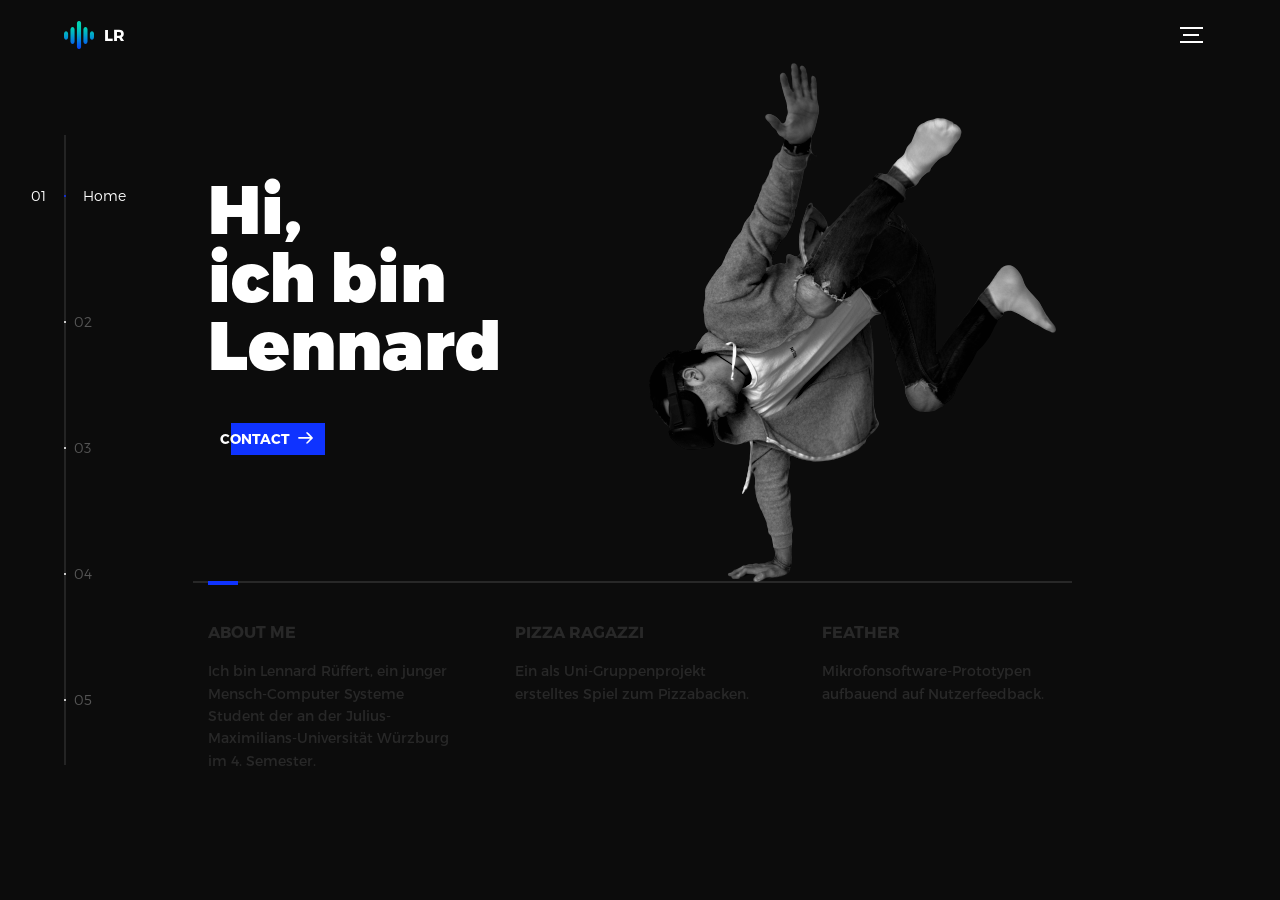
<file: index.html>
<!DOCTYPE html>
<html lang="en">
<head>
    <title>LR</title>
    <meta charset="utf-8">
    <meta content="width=device-width, initial-scale=1" name="viewport">
    <meta content="IE=edge" http-equiv="X-UA-Compatible">
    <meta content="Lennard Rüfferts portfolio page" name="description">
    <meta content="global, template, html, sass, jquery" name="keywords">
    <meta content="Lennard Rüffert" name="author">
    <link href="assets/img/favicon.png" rel="shortcut icon" type="image_path/png">
    <link href="assets/css/main.css" rel="stylesheet">
</head>
<body>

<!-- notification for small viewports and landscape oriented smartphones -->
<div class="device-notification">
    <a class="device-notification--logo" href="index.html">
        <img alt="Global" src="assets/img/logo.png">
        <p>LR</p>
    </a>
    <p class="device-notification--message">This site has so much to offer that I must request you orient your device to
        portrait or find a larger screen. You won't be disappointed.</p>
</div>

<div class="perspective effect-rotate-left">
    <div class="container">
        <div class="outer-nav--return"></div>
        <div class="l-viewport" id="viewport">
            <div class="l-wrapper">
                <header class="header">
                    <a class="header--logo" href="index.html">
                        <img alt="Global" src="assets/img/logo.png">
                        <p>LR</p>
                    </a>
                    <button class="header--cta cta">Contact Me</button>
                    <div class="header--nav-toggle">
                        <span></span>
                    </div>
                </header>
                <nav class="l-side-nav">
                    <ul class="side-nav">
                        <li class="is-active"><span>Home</span></li>
                        <li><span>Projects</span></li>
                        <li><span>About me</span></li>
                        <li><span>Location</span></li>
                        <li><span>Contact me</span></li>
                    </ul>
                </nav>
                <ul class="l-main-content main-content">
                    <li class="l-section section section--is-active">
                        <div class="intro">
                            <div class="intro--banner">
                                <h1>Hi,<br>ich bin<br>Lennard</h1>
                                <button class="cta">Contact
                                    <svg id="Layer_1" style="enable-background:new 0 0 150 118;" version="1.1"
                                         viewBox="0 0 150 118" x="0px"
                                         xml:space="preserve" xmlns="http://www.w3.org/2000/svg"
                                         y="0px">
                  <g transform="translate(0.000000,118.000000) scale(0.100000,-0.100000)">
                    <path d="M870,1167c-34-17-55-57-46-90c3-15,81-100,194-211l187-185l-565-1c-431,0-571-3-590-13c-55-28-64-94-18-137c21-20,33-20,597-20h575l-192-193C800,103,794,94,849,39c20-20,39-29,61-29c28,0,63,30,298,262c147,144,272,271,279,282c30,51,23,60-219,304C947,1180,926,1196,870,1167z"/>
                  </g>
                  </svg>
                                    <span class="btn-background"></span>
                                </button>
                                <img alt="Welcome" src="assets/img/VR_Breakdance_bw.png">
                            </div>
                            <div class="intro--options">
                                <a href="about_me.html">
                                    <h3>About me</h3>
                                    <p>Ich bin Lennard Rüffert, ein junger Mensch-Computer Systeme Student der an
                                        der Julius-Maximilians-Universität Würzburg im 4. Semester.</p>
                                </a>
                                <a href="pojects/pizzaRagazzi/temp.html">
                                    <h3>Pizza Ragazzi</h3>
                                    <p>Ein als Uni-Gruppenprojekt erstelltes Spiel zum Pizzabacken.</p>
                                </a>
                                <a href="https://www.figma.com/proto/m3RmiwDBeX80w3KbyZRBXh/Prototype-Draft-2?node-id=30%3A1150&scaling=min-zoom&page-id=12%3A4336">
                                    <h3>Feather</h3>
                                    <p>Mikrofonsoftware-Prototypen aufbauend auf Nutzerfeedback.</p>
                                </a>
                            </div>
                        </div>
                    </li>
                    <li class="l-section section">
                        <div class="work">
                            <h2>Selected projects</h2>
                            <div class="work--lockup">
                                <ul class="slider">
                                    <li class="slider--item slider--item-left">
                                        <a href="about_me.html">
                                            <div class="slider--item-image">
                                                <img alt="About Me" src="assets/img/about_me.png">
                                            </div>
                                            <p class="slider--item-title">Über mich</p>
                                            <p class="slider--item-description">Lennard Rüffert – MCS Student in Würzburg</p>
                                        </a>
                                    </li>
                                    <li class="slider--item slider--item-center">
                                        <a href="/pizzaRagazzi/">
                                            <div class="slider--item-image">
                                                <img alt="Metiew and Smith" src="assets/img/pizza_ragazzi.jpg">
                                            </div>
                                            <p class="slider--item-title">Pizza Ragazzi</p>
                                            <p class="slider--item-description">Pizzabacken auf die Spitze getrieben!</p>
                                        </a>
                                    </li>
                                    <li class="slider--item slider--item-right">
                                        <a href="https://www.figma.com/proto/m3RmiwDBeX80w3KbyZRBXh/Prototype-Draft-2?node-id=30%3A1150&scaling=min-zoom&page-id=12%3A4336">
                                            <div class="slider--item-image">
                                                <img alt="Alex Nowak" src="assets/img/work-alex-nowak.jpg">
                                            </div>
                                            <p class="slider--item-title">Feather</p>
                                            <p class="slider--item-description">Mikrofonsoftware-Prototypen aufbauend auf Nutzerfeedback</p>
                                        </a>
                                    </li>
                                </ul>
                                <div class="slider--prev">
                                    <svg id="Layer_1" style="enable-background:new 0 0 150 118;" version="1.1"
                                         viewBox="0 0 150 118" x="0px"
                                         xml:space="preserve" xmlns="http://www.w3.org/2000/svg"
                                         y="0px">
                  <g transform="translate(0.000000,118.000000) scale(0.100000,-0.100000)">
                    <path d="M561,1169C525,1155,10,640,3,612c-3-13,1-36,8-52c8-15,134-145,281-289C527,41,562,10,590,10c22,0,41,9,61,29
                    c55,55,49,64-163,278L296,510h575c564,0,576,0,597,20c46,43,37,109-18,137c-19,10-159,13-590,13l-565,1l182,180
                    c101,99,187,188,193,199c16,30,12,57-12,84C631,1174,595,1183,561,1169z"/>
                  </g>
                  </svg>
                                </div>
                                <div class="slider--next">
                                    <svg id="Layer_1" style="enable-background:new 0 0 150 118;" version="1.1"
                                         viewBox="0 0 150 118" x="0px"
                                         xml:space="preserve" xmlns="http://www.w3.org/2000/svg"
                                         y="0px">
                  <g transform="translate(0.000000,118.000000) scale(0.100000,-0.100000)">
                    <path d="M870,1167c-34-17-55-57-46-90c3-15,81-100,194-211l187-185l-565-1c-431,0-571-3-590-13c-55-28-64-94-18-137c21-20,33-20,597-20h575l-192-193C800,103,794,94,849,39c20-20,39-29,61-29c28,0,63,30,298,262c147,144,272,271,279,282c30,51,23,60-219,304C947,1180,926,1196,870,1167z"/>
                  </g>
                  </svg>
                                </div>
                            </div>
                        </div>
                    </li>
                    <li class="l-section section">
                        <div class="about">
                            <div class="about--banner">
                                <h2>Studieren<br>und<br>auch<br>ausprobieren</h2>
                                <a href="about_me.html">Mehr über mich
                                    <span>
                    <svg id="Layer_1" style="enable-background:new 0 0 150 118;" version="1.1"
                         viewBox="0 0 150 118" x="0px" xml:space="preserve"
                         xmlns="http://www.w3.org/2000/svg" y="0px">
                    <g transform="translate(0.000000,118.000000) scale(0.100000,-0.100000)">
                      <path d="M870,1167c-34-17-55-57-46-90c3-15,81-100,194-211l187-185l-565-1c-431,0-571-3-590-13c-55-28-64-94-18-137c21-20,33-20,597-20h575l-192-193C800,103,794,94,849,39c20-20,39-29,61-29c28,0,63,30,298,262c147,144,272,271,279,282c30,51,23,60-219,304C947,1180,926,1196,870,1167z"/>
                    </g>
                    </svg>
                  </span>
                                </a>
                                <img alt="About Us" src="assets/img/about_me_faded_bw.png">
                            </div>
                            <div class="about--options">
                                <a href="about_me.html">
                                    <h3>Über mich</h3>
                                </a>
                                <a href="pojects/pizzaRagazzi/temp.html">
                                    <h3>Pizza Ragazzi</h3>
                                </a>
                                <a href="https://www.figma.com/proto/m3RmiwDBeX80w3KbyZRBXh/Prototype-Draft-2?node-id=30%3A1150&scaling=min-zoom&page-id=12%3A4336">
                                    <h3>Feather</h3>
                                </a>
                            </div>
                        </div>
                    </li>
                    <li class="l-section section">
                        <div class="contact">
                            <div class="contact--lockup">
                                <div class="modal">
                                    <div class="modal--information">
                                        <p>Universität Würzburg, Deutschland</p>
                                        <a href="mailto:mymail@gmail.com">Email space</a>
                                        <a href="tel:+148126287560">phone number space</a>
                                    </div>
                                    <ul class="modal--options">
                                        <li><a href="https://github.com/lennardrueffert">Github Page</a></li>
                                        <li><a href="https://github.com/lennardrueffert">GitHub</a></li>
                                        <li><a href="mailto:mymail@gmail.com">E-Mail</a></li>
                                    </ul>
                                </div>
                            </div>
                        </div>
                    </li>
                    <li class="l-section section">
                        <div class="hire">
                            <h2>Du willst, dass ich...</h2>
                            <!-- checkout formspree.io for easy form setup -->
                            <form class="work-request">
                                <div class="work-request--options">
                  <span class="options-a">
                    <input id="opt-1" type="checkbox" value="app design">
                    <label for="opt-1">
                      <svg id="Layer_1" style="enable-background:new 0 0 150 111;" version="1.1"
                           viewBox="0 0 150 111" x="0px"
                           xml:space="preserve" xmlns="http://www.w3.org/2000/svg" y="0px">
                      <g transform="translate(0.000000,111.000000) scale(0.100000,-0.100000)">
                        <path d="M950,705L555,310L360,505C253,612,160,700,155,700c-6,0-44-34-85-75l-75-75l278-278L550-5l475,475c261,261,475,480,475,485c0,13-132,145-145,145C1349,1100,1167,922,950,705z"/>
                      </g>
                      </svg>
                      App Design
                    </label>
                    <input id="opt-2" type="checkbox" value="graphic design">
                    <label for="opt-2">
                      <svg id="Layer_1" style="enable-background:new 0 0 150 111;" version="1.1"
                           viewBox="0 0 150 111" x="0px"
                           xml:space="preserve" xmlns="http://www.w3.org/2000/svg" y="0px">
                      <g transform="translate(0.000000,111.000000) scale(0.100000,-0.100000)">
                        <path d="M950,705L555,310L360,505C253,612,160,700,155,700c-6,0-44-34-85-75l-75-75l278-278L550-5l475,475c261,261,475,480,475,485c0,13-132,145-145,145C1349,1100,1167,922,950,705z"/>
                      </g>
                      </svg>
                      Graphic Design
                    </label>
                      <!--
                      <input id="opt-3" type="checkbox" value="motion design">
                      <label for="opt-3">
                        <svg id="Layer_1" style="enable-background:new 0 0 150 111;" version="1.1"
                             viewBox="0 0 150 111" x="0px"
                             xml:space="preserve" xmlns="http://www.w3.org/2000/svg" y="0px">
                        <g transform="translate(0.000000,111.000000) scale(0.100000,-0.100000)">
                          <path d="M950,705L555,310L360,505C253,612,160,700,155,700c-6,0-44-34-85-75l-75-75l278-278L550-5l475,475c261,261,475,480,475,485c0,13-132,145-145,145C1349,1100,1167,922,950,705z"/>
                        </g>
                        </svg>
                        Motion Design
                      </label>
                      -->
                  </span>
                                    <span class="options-b">
                    <input id="opt-4" type="checkbox" value="ux design">
                    <label for="opt-4">
                      <svg id="Layer_1" style="enable-background:new 0 0 150 111;" version="1.1"
                           viewBox="0 0 150 111" x="0px"
                           xml:space="preserve" xmlns="http://www.w3.org/2000/svg" y="0px">
                      <g transform="translate(0.000000,111.000000) scale(0.100000,-0.100000)">
                        <path d="M950,705L555,310L360,505C253,612,160,700,155,700c-6,0-44-34-85-75l-75-75l278-278L550-5l475,475c261,261,475,480,475,485c0,13-132,145-145,145C1349,1100,1167,922,950,705z"/>
                      </g>
                      </svg>
                      UX Design
                    </label>
                    <input id="opt-5" type="checkbox" value="webdesign">
                    <label for="opt-5">
                      <svg id="Layer_1" style="enable-background:new 0 0 150 111;" version="1.1"
                           viewBox="0 0 150 111" x="0px"
                           xml:space="preserve" xmlns="http://www.w3.org/2000/svg" y="0px">
                      <g transform="translate(0.000000,111.000000) scale(0.100000,-0.100000)">
                        <path d="M950,705L555,310L360,505C253,612,160,700,155,700c-6,0-44-34-85-75l-75-75l278-278L550-5l475,475c261,261,475,480,475,485c0,13-132,145-145,145C1349,1100,1167,922,950,705z"/>
                      </g>
                      </svg>
                      Webdesign
                    </label>
                                        <!--
                                        <input id="opt-6" type="checkbox" value="marketing">
                                        <label for="opt-6">
                                          <svg id="Layer_1" style="enable-background:new 0 0 150 111;" version="1.1"
                                               viewBox="0 0 150 111" x="0px"
                                               xml:space="preserve" xmlns="http://www.w3.org/2000/svg" y="0px">
                                          <g transform="translate(0.000000,111.000000) scale(0.100000,-0.100000)">
                                            <path d="M950,705L555,310L360,505C253,612,160,700,155,700c-6,0-44-34-85-75l-75-75l278-278L550-5l475,475c261,261,475,480,475,485c0,13-132,145-145,145C1349,1100,1167,922,950,705z"/>
                                          </g>
                                          </svg>
                                          Marketing
                                        </label>
                                        -->
                  </span>
                                </div>
                                <div class="work-request--information">
                                    <div class="information-name">
                                        <input id="name" spellcheck="false" type="text">
                                        <label for="name">Name</label>
                                    </div>
                                    <div class="information-email">
                                        <input id="email" spellcheck="false" type="email">
                                        <label for="email">Email</label>
                                    </div>
                                </div>
                                <input type="submit" value="Send Request">
                            </form>
                        </div>
                    </li>
                </ul>
            </div>
        </div>
    </div>
    <ul class="outer-nav">
        <li class="is-active">Home</li>
        <li>Projects</li>
        <li>About</li>
        <li>Location</li>
        <li>Contact me</li>
    </ul>
</div>

<script src="https://ajax.googleapis.com/ajax/libs/jquery/2.2.4/jquery.min.js"></script>
<script>window.jQuery || document.write('<script src="assets/js/vendor/jquery-2.2.4.min.js"><\/script>')</script>
<script src="assets/js/functions-min.js"></script>
</body>
</html>
</file>
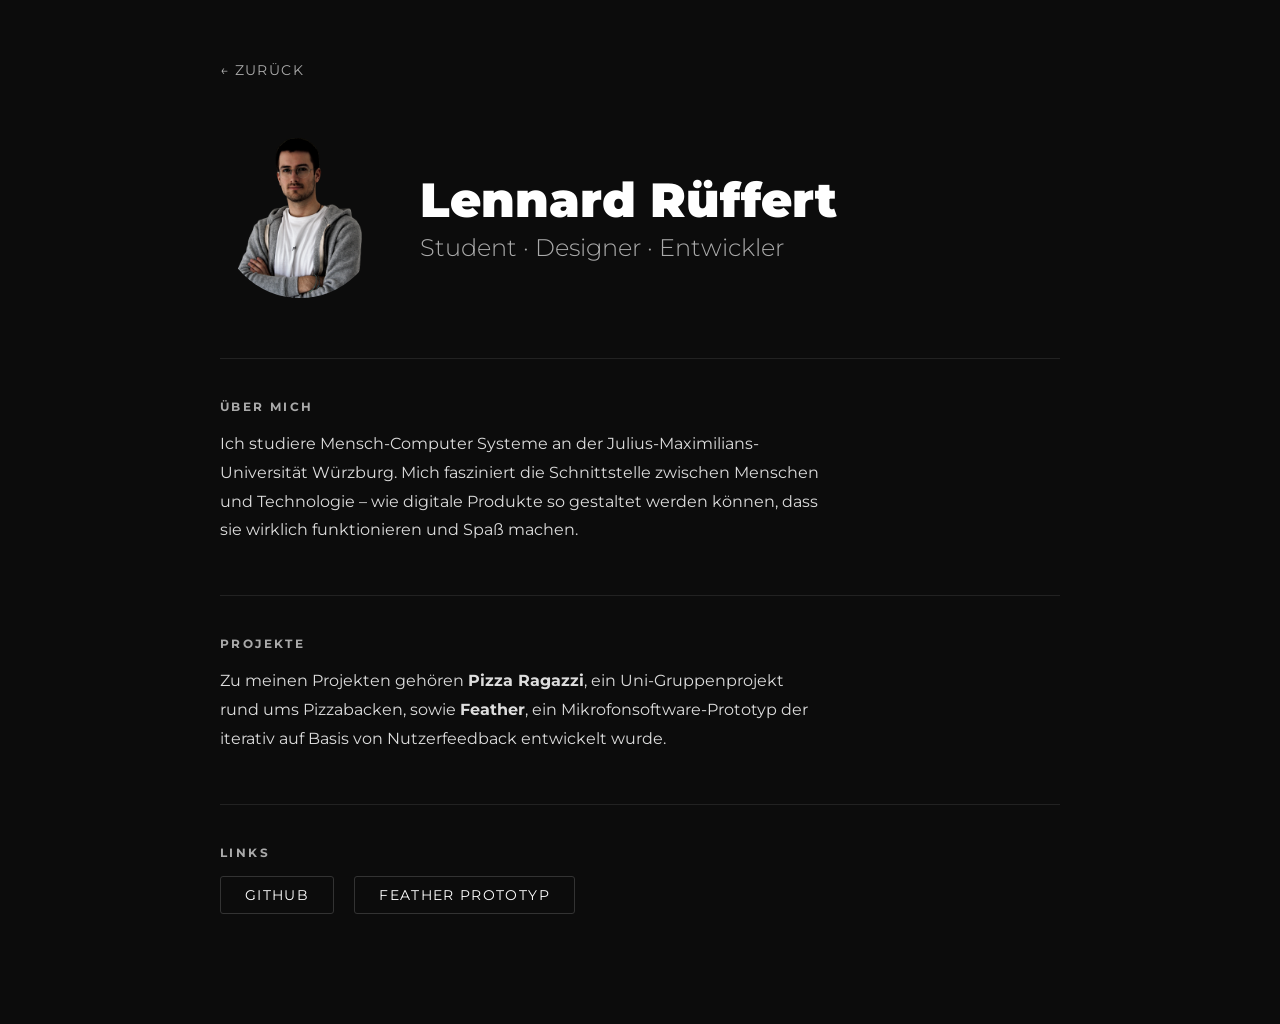
<file: about_me.html>
<!DOCTYPE html>
<html lang="de">
<head>
    <meta charset="UTF-8">
    <meta content="width=device-width, initial-scale=1" name="viewport">
    <meta content="Lennard Rüffert" name="author">
    <meta content="Über Lennard Rüffert – MCS Student an der Universität Würzburg" name="description">
    <link href="assets/img/favicon.png" rel="shortcut icon" type="image/png">
    <link href="assets/css/style_about_me.css" rel="stylesheet">
    <title>Über mich – LR</title>
</head>
<body>

<div class="page-wrapper">

    <a class="back-link" href="index.html">← Zurück</a>

    <div class="about-header">
        <img alt="Lennard Rüffert" src="assets/img/about_me.png">
        <h1>Lennard Rüffert<span>Student · Designer · Entwickler</span></h1>
    </div>

    <div class="about-section">
        <h2>Über mich</h2>
        <p>Ich studiere Mensch-Computer Systeme an der Julius-Maximilians-Universität Würzburg.
           Mich fasziniert die Schnittstelle zwischen Menschen und Technologie – wie digitale
           Produkte so gestaltet werden können, dass sie wirklich funktionieren und Spaß machen.</p>
    </div>

    <div class="about-section">
        <h2>Projekte</h2>
        <p>Zu meinen Projekten gehören <strong>Pizza Ragazzi</strong>, ein Uni-Gruppenprojekt
           rund ums Pizzabacken, sowie <strong>Feather</strong>, ein Mikrofonsoftware-Prototyp
           der iterativ auf Basis von Nutzerfeedback entwickelt wurde.</p>
    </div>

    <div class="about-section">
        <h2>Links</h2>
        <div class="links">
            <a href="https://github.com/lennardrueffert" target="_blank" rel="noopener">GitHub</a>
            <a href="https://www.figma.com/proto/m3RmiwDBeX80w3KbyZRBXh/Prototype-Draft-2?node-id=30%3A1150&scaling=min-zoom&page-id=12%3A4336" target="_blank" rel="noopener">Feather Prototyp</a>
        </div>
    </div>

</div>

</body>
</html>
</file>
<file: assets/css/main.css>
@charset "UTF-8";
@font-face {
    font-family: "Montserrat";
    src: url("fonts/Montserrat-Black.eot");
    src: local("☺"), url("fonts/Montserrat-Black.woff") format("woff"), url("fonts/Montserrat-Black.ttf") format("truetype"), url("fonts/Montserrat-Black.svg") format("svg");
    font-weight: 900;
    font-style: normal;
}

@font-face {
    font-family: "Montserrat";
    src: url("fonts/Montserrat-Bold.eot");
    src: local("☺"), url("fonts/Montserrat-Bold.woff") format("woff"), url("fonts/Montserrat-Bold.ttf") format("truetype"), url("fonts/Montserrat-Bold.svg") format("svg");
    font-weight: 700;
    font-style: normal;
}

@font-face {
    font-family: "Montserrat";
    src: url("fonts/Montserrat-Regular.eot");
    src: local("☺"), url("fonts/Montserrat-Regular.woff") format("woff"), url("fonts/Montserrat-Regular.ttf") format("truetype"), url("fonts/Montserrat-Regular.svg") format("svg");
    font-weight: 400;
    font-style: normal;
}

@font-face {
    font-family: "Montserrat";
    src: url("fonts/Montserrat-Light.eot");
    src: local("☺"), url("fonts/Montserrat-Light.woff") format("woff"), url("fonts/Montserrat-Light.ttf") format("truetype"), url("fonts/Montserrat-Light.svg") format("svg");
    font-weight: 300;
    font-style: normal;
}

/*! normalize.css v3.0.2 | MIT License | git.io/normalize */
html {
    font-family: sans-serif;
    -ms-text-size-adjust: 100%;
    -webkit-text-size-adjust: 100%;
}

body {
    margin: 0;
}

article,
aside,
details,
figcaption,
figure,
footer,
header,
hgroup,
main,
menu,
nav,
section,
summary {
    display: block;
}

audio,
canvas,
progress,
video {
    display: inline-block;
    vertical-align: baseline;
}

audio:not([controls]) {
    display: none;
    height: 0;
}

[hidden],
template {
    display: none;
}

a {
    background-color: transparent;
}

a:active,
a:hover {
    outline: 0;
}

abbr[title] {
    border-bottom: 1px dotted;
}

b,
strong {
    font-weight: bold;
}

dfn {
    font-style: italic;
}

h1 {
    font-size: 2em;
    margin: 0.67em 0;
}

mark {
    background: #ff0;
    color: #000;
}

small {
    font-size: 80%;
}

sub,
sup {
    font-size: 75%;
    line-height: 0;
    position: relative;
    vertical-align: baseline;
}

sup {
    top: -0.5em;
}

sub {
    bottom: -0.25em;
}

img {
    border: 0;
}

svg:not(:root) {
    overflow: hidden;
}

figure {
    margin: 1em 40px;
}

hr {
    -moz-box-sizing: content-box;
    box-sizing: content-box;
    height: 0;
}

pre {
    overflow: auto;
}

code,
kbd,
pre,
samp {
    font-family: monospace, monospace;
    font-size: 1em;
}

button,
input,
optgroup,
select,
textarea {
    color: inherit;
    font: inherit;
    margin: 0;
}

button {
    overflow: visible;
}

button,
select {
    text-transform: none;
}

button,
html input[type=button],
input[type=reset],
input[type=submit] {
    -webkit-appearance: button;
    cursor: pointer;
}

button[disabled],
html input[disabled] {
    cursor: default;
}

button::-moz-focus-inner,
input::-moz-focus-inner {
    border: 0;
    padding: 0;
}

input {
    line-height: normal;
}

input[type=checkbox],
input[type=radio] {
    box-sizing: border-box;
    padding: 0;
}

input[type=number]::-webkit-inner-spin-button,
input[type=number]::-webkit-outer-spin-button {
    height: auto;
}

input[type=search] {
    -webkit-appearance: textfield;
    -moz-box-sizing: content-box;
    -webkit-box-sizing: content-box;
    box-sizing: content-box;
}

input[type=search]::-webkit-search-cancel-button,
input[type=search]::-webkit-search-decoration {
    -webkit-appearance: none;
}

fieldset {
    border: 1px solid #c0c0c0;
    margin: 0 2px;
    padding: 0.35em 0.625em 0.75em;
}

legend {
    border: 0;
    padding: 0;
}

textarea {
    overflow: auto;
}

optgroup {
    font-weight: bold;
}

table {
    border-collapse: collapse;
    border-spacing: 0;
}

td,
th {
    padding: 0;
}

::selection {
    background: #FFF498;
}

::-moz-selection {
    background: #FFF498;
}

img::selection {
    background: transparent;
}

img::-moz-selection {
    background: transparent;
}

body {
    -webkit-tap-highlight-color: #FFF498;
}

body {
    background-color: #0c0c0c;
    font-size: 14px;
    line-height: 1.6;
    font-family: "Montserrat", sans-serif;
    color: #fff;
    -webkit-font-smoothing: antialiased;
    -webkit-text-size-adjust: 100%;
}

.l-viewport {
    position: relative;
    width: 100%;
    height: 100vh;
    box-shadow: 0 0 45px 5px rgba(0, 0, 0, 0.85);
    overflow: hidden;
}

.l-wrapper {
    position: relative;
    width: 1440px;
    max-width: 90%;
    height: 100%;
    margin: 0 auto;
}

.l-side-nav {
    position: absolute;
    left: 0;
    display: flex;
    height: 100%;
    align-items: center;
}

.l-side-nav::before {
    content: "";
    position: absolute;
    top: 50%;
    left: 0;
    transform: translateY(-50%);
    width: 2px;
    height: 70%;
    max-height: 750px;
    background-color: #555;
    opacity: 0.35;
    z-index: 10;
}

@media (max-width: 1180px) {
    .l-side-nav {
        display: none;
    }
}

.l-main-content {
    position: relative;
    width: 100%;
    height: 100%;
    margin: 0;
    padding: 0;
    list-style: none;
}

.l-section {
    position: absolute;
    width: 100%;
    height: 100%;
}

.device-notification {
    display: none;
    position: fixed;
    top: 0;
    left: 0;
    width: 100%;
    height: 100%;
    flex-direction: column;
    align-items: center;
    justify-content: center;
    background-color: #0c0c0c;
    z-index: 12;
}

.device-notification--logo {
    display: flex;
    align-items: center;
    text-decoration: none;
    color: #fff;
}

.device-notification--logo p {
    margin: 0 0 0 10px;
    font-size: 16px;
    font-weight: 700;
    text-transform: uppercase;
}

.device-notification--message {
    width: 70%;
    margin: 30px 0 0 0;
    font-weight: 700;
    text-align: center;
}

@media (max-width: 767px) and (min-width: 601px) and (max-height: 680px) {
    .device-notification {
        display: flex;
    }
}

@media (max-width: 600px) and (min-width: 480px) and (max-height: 580px) {
    .device-notification {
        display: flex;
    }
}

@media (max-width: 736px) and (min-width: 360px) and (orientation: landscape) {
    .device-notification {
        display: flex;
    }
}

@media (max-width: 359px) {
    .device-notification {
        display: flex;
    }
}

.section {
    opacity: 0;
    visibility: hidden;
    transition: opacity 0.4s ease-in-out, visibility 0s 0.4s;
}

.section--is-active {
    opacity: 1;
    visibility: visible;
    z-index: 1;
    transition: opacity 0.4s ease-in-out 0.4s;
}

.section--next {
    transform: translateY(-45px);
    transition: transform 0.4s ease-in-out;
}

.section--prev {
    transform: translateY(45px);
    transition: transform 0.4s ease-in-out;
}

.header {
    position: absolute;
    top: 0;
    left: 0;
    display: flex;
    width: 100%;
    height: 70px;
    align-items: center;
    justify-content: space-between;
    z-index: 10;
}

.header--logo {
    display: flex;
    align-items: center;
    text-decoration: none;
    color: #fff;
}

.header--logo p {
    margin: 0 0 0 10px;
    font-size: 16px;
    font-weight: 700;
    text-transform: uppercase;
}

.header--nav-toggle {
    display: flex;
    width: 50px;
    height: 50px;
    flex-direction: column;
    align-items: center;
    justify-content: center;
    cursor: pointer;
}

.header--nav-toggle span, .header--nav-toggle::before, .header--nav-toggle::after {
    content: "";
    position: relative;
    width: 16px;
    height: 2px;
    background-color: #fff;
}

.header--nav-toggle::before {
    bottom: 5px;
    width: 23px;
}

.header--nav-toggle::after {
    top: 5px;
    width: 23px;
}

.header--cta {
    position: absolute;
    top: 50%;
    left: 50%;
    transform: translate(-50%, -50%);
    padding: 0 20px;
    line-height: 30px;
    text-decoration: none;
    color: #fff;
    font-weight: 700;
    text-transform: uppercase;
    background-color: #0f33ff;
    border: none;
    opacity: 0;
    visibility: hidden;
    transition: opacity 0.4s ease-in-out, visibility 0s 0.4s;
}

.header--cta:focus {
    outline: none;
}

.header--cta.is-active {
    opacity: 1;
    visibility: visible;
    transition: opacity 0.4s ease-in-out 0.4s;
}

@media (max-width: 767px) {
    .header--cta {
        display: none;
    }
}

.side-nav {
    position: relative;
    display: flex;
    width: 100px;
    height: 70%;
    max-height: 750px;
    flex-direction: column;
    justify-content: space-around;
    margin: 0;
    padding: 0;
    list-style-position: inside;
    z-index: 10;
}

.side-nav > li {
    position: relative;
    top: -5px;
    color: #fff;
    font-size: 6px;
    cursor: pointer;
}

.side-nav > li span {
    position: relative;
    top: 3px;
    left: 10px;
    color: #fff;
    font-size: 14px;
    font-weight: 300;
    opacity: 0;
    visibility: hidden;
}

.side-nav > li::before {
    position: absolute;
    top: 3px;
    left: 10px;
    color: #555;
    font-size: 14px;
    font-weight: 300;
}

.side-nav li:nth-child(1)::before {
    content: "01";
}

.side-nav li:nth-child(2)::before {
    content: "02";
}

.side-nav li:nth-child(3)::before {
    content: "03";
}

.side-nav li:nth-child(4)::before {
    content: "04";
}

.side-nav li:nth-child(5)::before {
    content: "05";
}

.side-nav li.is-active {
    color: #0f33ff;
    transition: color 0.4s ease-in-out;
}

.side-nav li.is-active span {
    opacity: 1;
    visibility: visible;
    transition: opacity 0.4s ease-in-out;
}

.side-nav li.is-active::before {
    left: -33px;
    color: #fff;
}

.intro {
    position: relative;
    display: flex;
    width: 900px;
    max-width: 75%;
    height: 100%;
    flex-direction: column;
    justify-content: center;
    margin: 0 auto;
}

@media (max-width: 1180px) {
    .intro {
        max-width: 100%;
    }
}

.intro--banner {
    position: relative;
    height: 475px;
}

.intro--banner::before {
    content: "";
    position: absolute;
    bottom: 20px;
    left: -15px;
    right: 0;
    height: 2px;
    background-color: #282828;
}

.intro--banner::after {
    content: "";
    position: absolute;
    bottom: 18px;
    left: 0;
    width: 30px;
    height: 4px;
    background-color: #0f33ff;
}

.intro--banner h1 {
    position: relative;
    font-size: 68px;
    font-weight: 900;
    line-height: 1;
    z-index: 1;
}

.intro--banner button {
    position: relative;
    padding: 5px 17px 5px 12px;
    font-weight: 700;
    text-transform: uppercase;
    background-color: transparent;
    border: none;
}

.intro--banner button .btn-background {
    position: absolute;
    top: 0;
    left: 23px;
    right: 0;
    height: 100%;
    background-color: #0f33ff;
    z-index: -1;
    transition: left 0.2s ease-in-out;
}

.intro--banner button:hover .btn-background {
    left: 0;
}

.intro--banner button:focus {
    outline: none;
}

.intro--banner button svg {
    position: relative;
    left: 5px;
    width: 15px;
    fill: #fff;
}

.intro--banner img {
    position: absolute;
    bottom: 21px;
    right: -12px;
}

.intro--options {
    display: flex;
    justify-content: space-between;
    margin: 0;
    padding: 0;
    list-style: none;
}

.intro--options > a {
    max-width: 250px;
    text-decoration: none;
    color: #282828;
    transition: color 0.2s ease-in-out;
}

.intro--options > a:hover {
    color: #fff;
}

.intro--options h3 {
    font-size: 16px;
    text-transform: uppercase;
}

.intro--options p {
    margin-bottom: 0;
}

@media (max-width: 900px) {
    .intro--banner {
        height: 380px;
    }

    .intro--banner h1 {
        font-size: 55px;
    }

    .intro--banner img {
        width: 430px;
    }

    .intro--options > a {
        margin-right: 30px;
    }

    .intro--options > a:last-child {
        margin-right: 0;
    }
}

@media (max-width: 767px) {
    .intro--banner {
        height: 305px;
    }

    .intro--banner h1 {
        font-size: 44px;
    }

    .intro--banner img {
        width: 330px;
    }

    .intro--options {
        display: block;
    }

    .intro--options > a {
        display: block;
        max-width: 100%;
        margin: 0 0 30px 0;
    }

    .intro--options > a:last-child {
        margin-bottom: 0;
    }
}

@media (max-width: 600px) {
    .intro--banner {
        height: 360px;
    }

    .intro--banner h1 {
        font-size: 55px;
    }

    .intro--banner img {
        display: none;
    }
}

@media (max-width: 600px) and (max-height: 750px) {
    .intro--banner {
        height: auto;
    }

    .intro--banner::before, .intro--banner::after {
        display: none;
    }

    .intro--banner h1 {
        margin-top: 0;
    }

    .intro--options {
        display: none;
    }
}

.work {
    position: relative;
    display: flex;
    width: 960px;
    max-width: 80%;
    height: 100%;
    flex-direction: column;
    justify-content: center;
    margin: 0 auto;
}

@media (max-width: 1180px) {
    .work {
        max-width: 100%;
    }
}

.work h2 {
    margin: 0 0 20px 0;
    font-size: 30px;
    text-align: center;
}

.work--lockup {
    position: relative;
}

.work--lockup .slider {
    position: relative;
    display: flex;
    width: 80%;
    margin: 0 auto;
    padding: 0;
    list-style: none;
}

.work--lockup .slider--item {
    position: absolute;
    display: none;
    text-align: center;
}

.work--lockup .slider--item a {
    text-decoration: none;
    color: #858585;
}

.work--lockup .slider--item-title {
    margin-top: 10px;
    font-size: 12px;
    font-weight: 700;
    text-transform: uppercase;
}

.work--lockup .slider--item-description {
    display: none;
    max-width: 250px;
    margin: 0 auto;
}

.work--lockup .slider--item-image {
    width: 150px;
    height: 150px;
    margin: 0 auto;
    border-radius: 50%;
    overflow: hidden;
}

.work--lockup .slider--item-image img {
    width: 100%;
}

.work--lockup .slider--item-left {
    top: 50%;
    left: 0;
    transform: translateY(-50%);
    display: block;
}

.work--lockup .slider--item-right {
    top: 50%;
    right: 0;
    transform: translateY(-50%);
    display: block;
}

.work--lockup .slider--item-center {
    position: relative;
    top: 30px;
    left: 50%;
    transform: translateX(-50%);
    display: block;
}

.work--lockup .slider--item-center a {
    color: #fff;
}

.work--lockup .slider--item-center .slider--item-title {
    margin-top: 25px;
    font-size: 16px;
}

.work--lockup .slider--item-center .slider--item-description {
    display: block;
}

.work--lockup .slider--item-center .slider--item-image {
    width: 300px;
    height: 300px;
}

.work--lockup .slider--next,
.work--lockup .slider--prev {
    position: absolute;
    top: 160px;
    display: flex;
    width: 50px;
    height: 50px;
    align-items: center;
    justify-content: center;
    background-color: #282828;
    border-radius: 50%;
    cursor: pointer;
}

.work--lockup .slider--next svg,
.work--lockup .slider--prev svg {
    width: 20px;
    fill: #fff;
}

.work--lockup .slider--next {
    right: 0;
}

.work--lockup .slider--prev {
    left: 0;
}

@media (max-width: 900px) {
    .work--lockup .slider--item-image {
        width: 120px;
        height: 120px;
    }

    .work--lockup .slider--item-center .slider--item-image {
        width: 240px;
        height: 240px;
    }

    .work--lockup .slider--next,
    .work--lockup .slider--prev {
        top: 130px;
    }
}

@media (max-width: 767px) {
    .work--lockup .slider {
        width: 75%;
    }

    .work--lockup .slider--item-image {
        width: 90px;
        height: 90px;
    }

    .work--lockup .slider--item-center .slider--item-image {
        width: 190px;
        height: 190px;
    }

    .work--lockup .slider--next,
    .work--lockup .slider--prev {
        top: 105px;
    }
}

@media (max-width: 600px) {
    .work--lockup .slider {
        width: auto;
    }

    .work--lockup .slider--item-left, .work--lockup .slider--item-right {
        display: none;
    }
}

.about {
    position: relative;
    display: flex;
    width: 900px;
    max-width: 75%;
    height: 100%;
    flex-direction: column;
    justify-content: center;
    margin: 0 auto;
}

@media (max-width: 1180px) {
    .about {
        max-width: 100%;
    }
}

.about--banner {
    position: relative;
    height: 475px;
}

.about--banner::before {
    content: "";
    position: absolute;
    top: 20px;
    left: 200px;
    transform: rotate(-25deg);
    border: 5px solid #0f33ff;
    border-right-color: transparent;
    border-bottom-color: transparent;
}

.about--banner::after {
    content: "";
    position: absolute;
    top: 75px;
    left: 400px;
    transform: rotate(45deg);
    width: 10px;
    height: 10px;
    background-color: #0f33ff;
}

.about--banner h2 {
    position: relative;
    margin-top: 35px;
    font-size: 68px;
    font-weight: 900;
    line-height: 1;
    z-index: 1;
}

.about--banner h2::before {
    content: "";
    position: absolute;
    top: 60px;
    left: 268px;
    width: 30px;
    height: 30px;
    background-color: #0f33ff;
    border-radius: 50%;
}

.about--banner h2::after {
    content: "";
    position: absolute;
    top: 255px;
    left: 255px;
    width: 10px;
    height: 10px;
    background-color: #0f33ff;
}

.about--banner a {
    padding: 5px 17px 5px 0;
    text-decoration: none;
    color: #fff;
    font-weight: 700;
    text-transform: uppercase;
    background-color: transparent;
}

.about--banner a:hover svg {
    left: 10px;
}

.about--banner a svg {
    position: relative;
    left: 5px;
    width: 15px;
    fill: #fff;
    transition: left 0.2s ease-in-out;
}

.about--banner img {
    position: absolute;
    bottom: -90px;
    right: -12px;
}

.about--options {
    display: flex;
    max-width: 600px;
    justify-content: space-between;
    margin: 0;
    padding: 0;
    list-style: none;
}

.about--options > a {
    position: relative;
    width: 150px;
    height: 75px;
    text-decoration: none;
    color: #fff;
    border: 10px solid #0f33ff;
    background-position: center;
    background-size: cover;
    background-repeat: no-repeat;
}

.about--options > a:nth-child(1) {
    background-image: url("../img/about-winners.jpg");
}

.about--options > a:nth-child(2) {
    background-image: url("../img/about-philosophy.jpg");
}

.about--options > a:nth-child(3) {
    background-image: url("../img/about-history.jpg");
}

.about--options > a:hover h3 {
    bottom: -50px;
}

.about--options h3 {
    position: absolute;
    bottom: -38px;
    left: 10px;
    font-size: 16px;
    text-transform: uppercase;
    transition: bottom 0.2s ease-in-out, left 0.2s ease-in-out;
}

@media (max-width: 767px) {
    .about--banner {
        height: 305px;
    }

    .about--banner::before {
        top: 0;
        left: 125px;
    }

    .about--banner::after {
        top: 35px;
        left: 260px;
    }

    .about--banner h2 {
        margin-top: 10px;
        font-size: 44px;
    }

    .about--banner h2::before {
        top: 28px;
        left: 168px;
    }

    .about--banner h2::after {
        top: 163px;
        left: 163px;
    }

    .about--banner img {
        width: 315px;
    }
}

@media (max-width: 600px) {
    .about--banner {
        height: auto;
    }

    .about--banner::before {
        left: 155px;
    }

    .about--banner::after {
        left: 310px;
    }

    .about--banner h2 {
        margin-top: 0;
        font-size: 55px;
    }

    .about--banner h2::before {
        top: 43px;
        left: 214px;
    }

    .about--banner h2::after {
        top: 205px;
        left: 205px;
    }

    .about--banner img {
        display: none;
    }

    .about--options {
        display: none;
    }
}

.contact {
    position: fixed;
    top: 0;
    left: 0;
    width: 100%;
    height: 100%;
    background-image: url("../img/contact-visual.png");
    background-position: center;
    background-size: cover;
    background-repeat: no-repeat;
}

.contact--lockup {
    position: relative;
    display: flex;
    width: 900px;
    max-width: 75%;
    height: 100%;
    align-items: center;
    justify-content: flex-end;
    margin: 0 auto;
}

@media (max-width: 1180px) {
    .contact--lockup {
        max-width: 90%;
    }
}

@media (max-width: 767px) {
    .contact--lockup {
        justify-content: center;
    }
}

.contact--lockup .modal {
    padding: 45px 45px;
    text-align: center;
    background-color: #0c0c0c;
    box-shadow: 0 0 30px 0 rgba(0, 0, 0, 0.75);
}

.contact--lockup .modal--information p,
.contact--lockup .modal--information a {
    display: block;
    margin: 14px 0;
    text-decoration: none;
    color: #fff;
    font-weight: 700;
}

.contact--lockup .modal--information p {
    margin-top: 0;
}

.contact--lockup .modal--options {
    margin: 0;
    padding: 0;
    list-style: none;
}

.contact--lockup .modal--options > li {
    width: 130px;
    margin: 0 auto 25px auto;
}

.contact--lockup .modal--options li:nth-child(1) {
    background-color: #1769ff;
}

.contact--lockup .modal--options li:nth-child(2) {
    background-color: #ea4c89;
}

.contact--lockup .modal--options li:nth-child(3) {
    margin-bottom: 0;
    background-color: #0f33ff;
    text-transform: uppercase;
}

.contact--lockup .modal--options a {
    display: block;
    width: 100%;
    padding: 8px 0;
    text-decoration: none;
    color: #fff;
    font-weight: 700;
}

.hire {
    position: relative;
    display: flex;
    width: 700px;
    max-width: 75%;
    height: 100%;
    flex-direction: column;
    justify-content: center;
    margin: 0 auto;
}

@media (max-width: 1180px) {
    .hire {
        max-width: 100%;
    }
}

.hire h2 {
    margin: 0 0 20px 0;
    font-size: 30px;
    text-align: center;
}

.work-request {
    display: flex;
    width: 100%;
    flex-direction: column;
    align-items: center;
    color: #fff;
}

.work-request input[type=submit] {
    width: 400px;
    max-width: 100%;
    line-height: 50px;
    font-size: 16px;
    font-weight: 700;
    text-transform: uppercase;
    background-color: #0f33ff;
    border: none;
    border-radius: 0;
}

.work-request input[type=submit]:focus {
    outline: none;
}

.work-request--options {
    display: flex;
    width: 100%;
    flex-direction: column;
    align-items: center;
    margin: 30px 0;
}

.work-request--options .options-a {
    display: flex;
    width: 100%;
    justify-content: space-between;
}

.work-request--options .options-b {
    display: flex;
    width: 72%;
    flex-wrap: wrap;
    justify-content: space-around;
}

.work-request--options label {
    display: block;
    width: 200px;
    margin-bottom: 30px;
    line-height: 50px;
    font-size: 16px;
    font-weight: 700;
    text-align: center;
    border: 2px solid #fff;
    cursor: pointer;
    transition: background-color 0.2s ease-in-out, border-color 0.2s ease-in-out;
}

.work-request--options label svg {
    position: relative;
    left: -5px;
    width: 0;
    fill: #fff;
    transition: width 0.2s ease-in-out;
}

.work-request--options input[type=checkbox] {
    display: none;
}

.work-request--options input[type=checkbox]:checked + label {
    background-color: #0f33ff;
    border-color: #0f33ff;
}

.work-request--options input[type=checkbox]:checked + label svg {
    width: 15px;
}

.work-request--information {
    display: flex;
    width: 100%;
    justify-content: space-between;
    margin-bottom: 60px;
}

.work-request--information .information-name,
.work-request--information .information-email {
    position: relative;
    width: 45%;
    height: 50px;
    font-size: 30px;
    font-weight: 300;
}

.work-request--information input[type=text],
.work-request--information input[type=email] {
    width: 100%;
    padding: 0 0 5px 0;
    background-color: transparent;
    border: none;
    border-bottom: 1px solid #fff;
    border-radius: 0;
}

.work-request--information input[type=text]:focus,
.work-request--information input[type=email]:focus {
    outline: none;
    background-color: #0c0c0c;
}

.work-request--information label {
    position: absolute;
    top: 0;
    left: 0;
    pointer-events: none;
    transition: top 0.2s ease-in-out, font-size 0.2s ease-in-out;
}

.work-request--information input:focus + label,
.work-request--information input.has-value + label {
    top: -15px;
    font-size: 14px;
}

@media (max-width: 767px) {
    .work-request--options {
        flex-direction: row;
        justify-content: space-around;
    }

    .work-request--options .options-a,
    .work-request--options .options-b {
        display: block;
        width: auto;
    }
}

@media (max-width: 600px) {
    .work-request--options {
        margin: 20px 0;
    }
}

@media (max-width: 600px) and (max-width: 415px) {
    .work-request--options {
        justify-content: space-between;
    }
}

@media (max-width: 600px) {
    .work-request--options label {
        width: 150px;
        margin-bottom: 15px;
        font-size: 14px;
    }
}

@media (max-width: 600px) {
    .work-request--options input[type=checkbox]:checked + label svg {
        width: 12px;
    }
}

@media (max-width: 600px) {
    .work-request--information {
        margin-bottom: 30px;
    }

    .work-request--information .information-name,
    .work-request--information .information-email {
        height: 40px;
        font-size: 24px;
    }
}

.perspective {
    position: relative;
    width: 100%;
    height: 100%;
    overflow: hidden;
}

.perspective--modalview {
    position: fixed;
    perspective: 1500px;
}

.container {
    position: relative;
    transform: translateZ(0) translateX(0) rotateY(0deg);
    min-height: 100%;
    outline: 30px solid #0f33ff;
    transition: transform 0.4s;
}

.modalview .container {
    position: absolute;
    width: 100%;
    height: 100%;
    overflow: hidden;
    backface-visibility: hidden;
}

.effect-rotate-left .container {
    transform-origin: 0% 50%;
    transition: transform 0.4s;
}

.effect-rotate-left--animate .container {
    transform: translateZ(-1800px) translateX(-50%) rotateY(45deg);
    outline: 30px solid #0f33ff;
}

.outer-nav {
    position: absolute;
    top: 50%;
    left: 55%;
    transform: translateY(-50%);
    transform-style: preserve-3d;
    margin: 0;
    padding: 0;
    list-style: none;
    text-align: center;
    visibility: hidden;
    transition: visibility 0s 0.2s;
}

.outer-nav.is-vis {
    visibility: visible;
}

.outer-nav--return {
    position: absolute;
    top: 0;
    left: 0;
    width: 100%;
    height: 100%;
    display: none;
    cursor: pointer;
    z-index: 11;
}

.outer-nav--return.is-vis {
    display: block;
}

.outer-nav > li {
    transform-style: preserve-3d;
    transform: translateX(350px) translateZ(-1000px);
    font-size: 55px;
    font-weight: 900;
    opacity: 0;
    cursor: pointer;
    transition: transform 0.2s, opacity 0.2s;
}

.outer-nav > li.is-vis {
    transform: translateX(0) translateZ(0);
    opacity: 1;
    transition: transform 0.4s, opacity 0.4s;
}

.outer-nav > li::before {
    content: "";
    position: absolute;
    top: 50%;
    left: 50%;
    transform: translate(-50%, -25%);
    width: 110%;
    height: 15px;
    opacity: 0;
    background-color: #0f33ff;
}

.outer-nav > li.is-active::before {
    opacity: 1;
}

@media (max-width: 767px) {
    .outer-nav > li {
        font-size: 44px;
    }
}

@media (max-width: 600px) {
    .outer-nav > li {
        font-size: 34px;
    }
}

.outer-nav li.is-vis:nth-child(2) {
    transition-delay: 0.04s;
}

.outer-nav li.is-vis:nth-child(3) {
    transition-delay: 0.08s;
}

.outer-nav li.is-vis:nth-child(4) {
    transition-delay: 0.12s;
}

.outer-nav li.is-vis:nth-child(5) {
    transition-delay: 0.16s;
}

/*# sourceMappingURL=main.css.map */
</file>
<file: assets/css/style_about_me.css>
@import url("https://fonts.googleapis.com/css?family=Montserrat:300,400,700,900");

* {
    margin: 0;
    padding: 0;
    box-sizing: border-box;
    text-decoration: none;
}

html, body {
    height: 100%;
    background-color: #0c0c0c;
    color: #fff;
    font-family: "Montserrat", sans-serif;
}

.page-wrapper {
    max-width: 900px;
    margin: 0 auto;
    padding: 60px 30px;
}

.back-link {
    display: inline-block;
    color: #aaa;
    font-size: 0.85em;
    letter-spacing: 0.1em;
    text-transform: uppercase;
    margin-bottom: 60px;
    transition: color 200ms;
}

.back-link:hover {
    color: #fff;
}

.about-header {
    display: flex;
    align-items: center;
    gap: 40px;
    margin-bottom: 60px;
}

.about-header img {
    width: 160px;
    height: 160px;
    border-radius: 50%;
    object-fit: cover;
    filter: grayscale(30%);
}

.about-header h1 {
    font-size: 3em;
    font-weight: 900;
    line-height: 1.1;
}

.about-header h1 span {
    color: #aaa;
    font-weight: 300;
    font-size: 0.5em;
    display: block;
    margin-top: 8px;
}

.about-section {
    margin-bottom: 50px;
    border-top: 1px solid #222;
    padding-top: 40px;
}

.about-section h2 {
    font-size: 0.75em;
    letter-spacing: 0.2em;
    text-transform: uppercase;
    color: #aaa;
    margin-bottom: 16px;
}

.about-section p {
    font-size: 1em;
    line-height: 1.8;
    color: #ddd;
    max-width: 600px;
}

.links {
    display: flex;
    gap: 20px;
    flex-wrap: wrap;
}

.links a {
    display: inline-block;
    color: #fff;
    border: 1px solid #333;
    padding: 10px 24px;
    border-radius: 3px;
    font-size: 0.85em;
    letter-spacing: 0.1em;
    text-transform: uppercase;
    transition: border-color 200ms, background 200ms;
}

.links a:hover {
    border-color: #fff;
    background: #fff;
    color: #0c0c0c;
}

@media (max-width: 600px) {
    .about-header {
        flex-direction: column;
        text-align: center;
    }
    .about-header h1 {
        font-size: 2em;
    }
}
</file>
